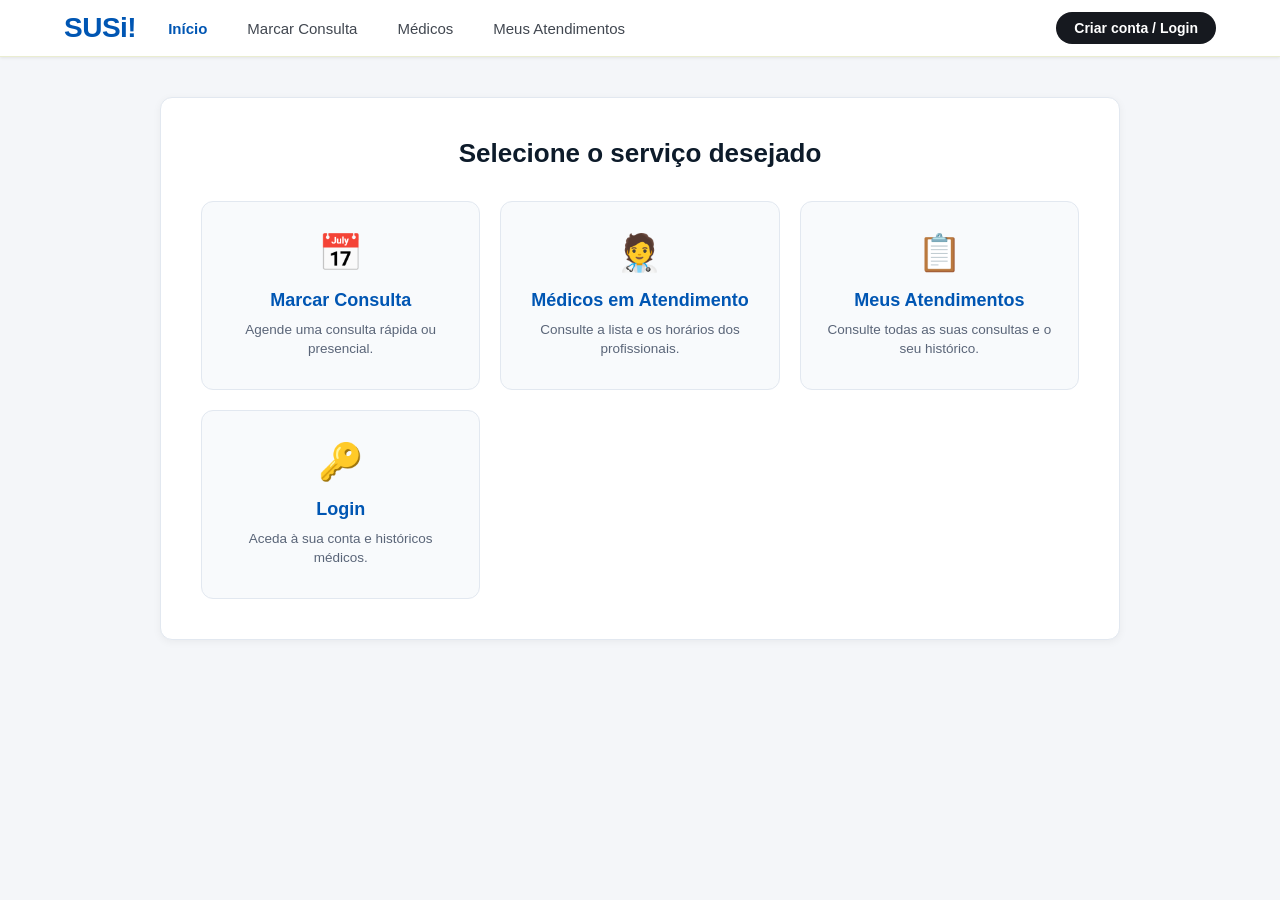
<file: index.html>
<!DOCTYPE html>
<html lang="pt-BR">
<head>
    <meta charset="UTF-8">
    <meta name="viewport" content="width=device-width, initial-scale=1.0">
    <title>SUSI - Sistema Unifica de Saúde Inteligente</title>
    <link rel="stylesheet" href="style.css">
    <link rel="icon" href="Favicon-Susi.jfif">
    <style>
        /* Preservação exata do design e layout da imagem */
        body {
            background-color: #f4f6f9;
            margin: 0;
            padding: 0;
            font-family: -apple-system, BlinkMacSystemFont, "Segoe UI", Roboto, Arial, sans-serif;
        }

        .container-principal {
            max-width: 960px;
            margin: 40px auto;
            padding: 40px;
            background-color: #ffffff;
            border-radius: 12px;
            box-shadow: 0 2px 8px rgba(0, 0, 0, 0.05);
            border: 1px solid #e2e8f0;
        }

        .titulo-secao {
            text-align: center;
            font-size: 26px;
            font-weight: 800;
            color: #0d1b2a;
            margin-bottom: 32px;
        }

        .grid-servicos {
            display: grid;
            grid-template-columns: repeat(3, 1fr);
            gap: 20px;
        }

        @media (max-width: 768px) {
            .grid-servicos {
                grid-template-columns: 1fr;
            }
        }

        .card-servico {
            background-color: #f8fafc;
            border: 1px solid #e2e8f0;
            border-radius: 12px;
            padding: 30px 20px;
            text-align: center;
            text-decoration: none;
            display: flex;
            flex-direction: column;
            align-items: center;
            justify-content: flex-start;
            transition: all 0.2s ease-in-out;
        }

        .card-servico:hover {
            border-color: #0056b3;
            background-color: #f0f7ff;
            transform: translateY(-2px);
        }

        .icone-servico {
            font-size: 36px;
            margin-bottom: 16px;
            display: block;
        }

        .card-servico h3 {
            font-size: 18px;
            color: #0056b3;
            font-weight: 700;
            margin: 0 0 10px 0;
        }

        .card-servico p {
            font-size: 13.5px;
            color: #5a6578;
            margin: 0;
            line-height: 1.4;
        }
    </style>
</head>
<body>

    <!-- BARRA SUPERIOR DE NAVEGAÇÃO -->
    <header class="aws-navbar">
        <div class="aws-nav-container">
            <div class="aws-nav-left">
                <a href="index.html" class="aws-logo">
                    <span class="logo-susi">SUSi!</span>
                </a>
                <nav class="aws-nav-links">
                    <a href="index.html" class="ativo">Início</a>
                    <a href="marcar-consulta.html">Marcar Consulta</a>
                    <a href="medicos.html">Médicos</a>
                    <a href="meus-atendimentos.html">Meus Atendimentos</a>
                </nav>
            </div>
            <div class="aws-nav-right">
                <a href="login.html" class="aws-btn-login">Criar conta / Login</a>
            </div>
        </div>
    </header>

    <!-- CONTENTOR EM CARTÃO BRANCO DA IMAGEM -->
    <main class="container-principal">

        <h1 class="titulo-secao">Selecione o serviço desejado</h1>

        <div class="grid-servicos">
            
            <!-- CARD 1: MARCAR CONSULTA -->
            <a href="marcar-consulta.html" class="card-servico">
                <span class="icone-servico">📅</span>
                <h3>Marcar Consulta</h3>
                <p>Agende uma consulta rápida ou presencial.</p>
            </a>

            <!-- CARD 2: MÉDICOS EM ATENDIMENTO -->
            <a href="medicos.html" class="card-servico">
                <span class="icone-servico">🧑‍⚕️</span>
                <h3>Médicos em Atendimento</h3>
                <p>Consulte a lista e os horários dos profissionais.</p>
            </a>

            <!-- CARD 3: MEUS ATENDIMENTOS (Substitui Central de Atendimento) -->
            <a href="meus-atendimentos.html" class="card-servico">
                <span class="icone-servico">📋</span>
                <h3>Meus Atendimentos</h3>
                <p>Consulte todas as suas consultas e o seu histórico.</p>
            </a>

            <!-- CARD 4: LOGIN -->
            <a href="login.html" class="card-servico">
                <span class="icone-servico">🔑</span>
                <h3>Login</h3>
                <p>Aceda à sua conta e históricos médicos.</p>
            </a>

        </div>

    </main>

</body>
</html>
</file>
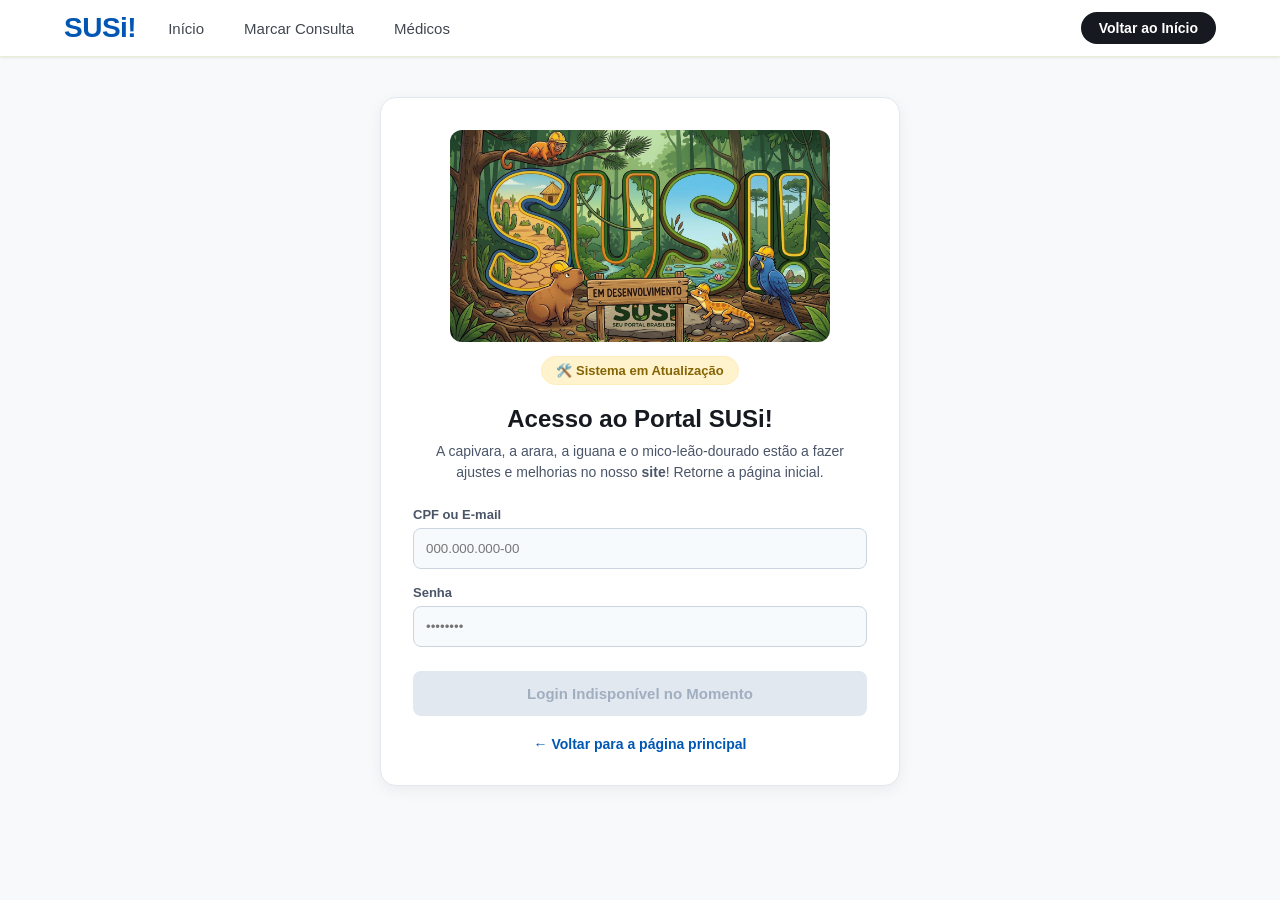
<file: login.html>
<!DOCTYPE html>
<html lang="pt-BR">
<head>
    <meta charset="UTF-8">
    <meta name="viewport" content="width=device-width, initial-scale=1.0">
    <title>SUSI! - Login</title>
    <link rel="stylesheet" href="style.css">
    <link rel="icon" href="Favicon-Susi.jfif">
</head>
<body>

    <!-- NAVBAR PADRÃO -->
    <header class="aws-navbar">
        <div class="aws-nav-container">
            <div class="aws-nav-left">
                <a href="index.html" class="aws-logo">
                    <span class="logo-susi">SUSi!</span>
                </a>
                <nav class="aws-nav-links">
                    <a href="index.html">Início</a>
                    <a href="marcar-consulta.html">Marcar Consulta</a>
                    <a href="medicos.html">Médicos</a>
                </nav>
            </div>
            <div class="aws-nav-right">
                <a href="index.html" class="aws-btn-login">Voltar ao Início</a>
            </div>
        </div>
    </header>

    <!-- CONTEÚDO DE LOGIN / MANUTENÇÃO -->
    <main class="main-container">
        <div class="login-box">
            
            <!-- ÁREA DA ILUSTRAÇÃO DOS ANIMAIS EM REFORMA -->
            <div class="reforma-container">
                <img src="Em obras.jfif" alt="Animais do SUSi fazendo reforma no servidor" class="img-reforma">
                <div class="tag-status">🛠️ Sistema em Atualização</div>
            </div>

            <h2>Acesso ao Portal SUSi!</h2>
            <p class="mensagem-reforma">
                A capivara, a arara, a iguana e o mico-leão-dourado estão a fazer ajustes e melhorias no nosso <strong>site</strong>! Retorne a página inicial.
            </p>

            <!-- FORMULÁRIO TEMPORARIAMENTE DESATIVADO -->
            <form class="form-login" onsubmit="return false;">
                <div class="campo-input">
                    <label for="cpf">CPF ou E-mail</label>
                    <input type="text" id="cpf" placeholder="000.000.000-00" disabled>
                </div>

                <div class="campo-input">
                    <label for="senha">Senha</label>
                    <input type="password" id="senha" placeholder="••••••••" disabled>
                </div>

                <button type="button" class="btn-login-disabled" disabled>
                    Login Indisponível no Momento
                </button>
            </form>

            <a href="index.html" class="link-voltar">← Voltar para a página principal</a>
        </div>
    </main>

</body>
</html>
</file>
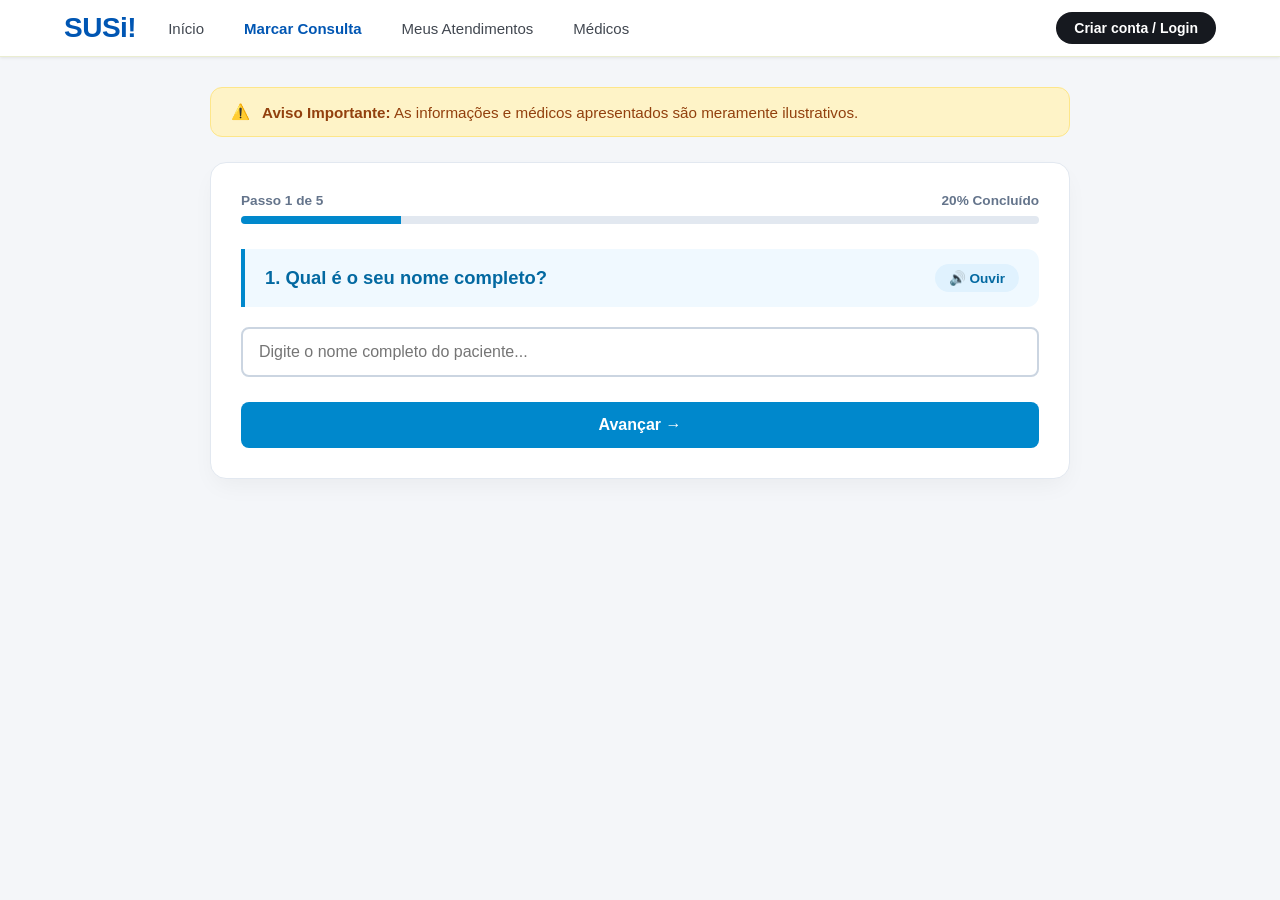
<file: marcar-consulta.html>
<!DOCTYPE html>
<html lang="pt-BR">
<head>
    <meta charset="UTF-8">
    <meta name="viewport" content="width=device-width, initial-scale=1.0">
    <title>Marcar Consulta - SUSi!</title>
    <link rel="stylesheet" href="style.css">
    <link rel="icon" href="Favicon-Susi.jfif">
    <style>
        body {
            background-color: #f4f6f9;
            margin: 0;
            padding: 0;
            font-family: -apple-system, BlinkMacSystemFont, "Segoe UI", Roboto, Arial, sans-serif;
        }

        .main-container {
            max-width: 900px;
            margin: 30px auto;
            padding: 0 20px;
        }

        .aviso-ilustrativo {
            background-color: #fef3c7;
            border: 1px solid #fde68a;
            color: #92400e;
            padding: 15px 20px;
            border-radius: 12px;
            display: flex;
            align-items: center;
            gap: 12px;
            margin-bottom: 25px;
            font-size: 0.95rem;
        }

        .card-passos {
            background: #ffffff;
            border-radius: 16px;
            padding: 30px;
            box-shadow: 0 10px 25px -5px rgba(0,0,0,0.05);
            border: 1px solid #e2e8f0;
        }

        .progresso-header {
            display: flex;
            justify-content: space-between;
            font-size: 0.85rem;
            color: #64748b;
            font-weight: 600;
            margin-bottom: 8px;
        }

        .barra-progresso-fundo {
            background: #e2e8f0;
            height: 8px;
            border-radius: 4px;
            margin-bottom: 25px;
            overflow: hidden;
        }

        .barra-progresso-preenchimento {
            background: #0088cc;
            height: 100%;
            width: 20%;
            transition: width 0.3s ease;
        }

        .caixa-pergunta {
            background: #f0f9ff;
            border-left: 4px solid #0088cc;
            padding: 15px 20px;
            border-radius: 0 12px 12px 0;
            display: flex;
            justify-content: space-between;
            align-items: center;
            margin-bottom: 20px;
        }

        .caixa-pergunta h3 {
            margin: 0;
            color: #0369a1;
            font-size: 1.15rem;
        }

        .btn-ouvir {
            background: #e0f2fe;
            border: none;
            color: #0369a1;
            padding: 6px 14px;
            border-radius: 20px;
            cursor: pointer;
            font-weight: bold;
            font-size: 0.85rem;
            display: flex;
            align-items: center;
            gap: 5px;
        }

        .campo-entrada {
            width: 100%;
            padding: 14px 16px;
            border: 2px solid #cbd5e1;
            border-radius: 8px;
            font-size: 1rem;
            box-sizing: border-box;
            outline: none;
            margin-bottom: 25px;
            background-color: #fff;
        }

        .campo-entrada:focus {
            border-color: #0088cc;
        }

        .grid-opcoes-botoes {
            display: grid;
            grid-template-columns: repeat(3, 1fr);
            gap: 15px;
            margin-bottom: 25px;
        }

        @media (max-width: 650px) {
            .grid-opcoes-botoes {
                grid-template-columns: 1fr;
            }
        }

        .btn-opcao-tipo {
            background-color: #f8fafc;
            border: 2px solid #cbd5e1;
            border-radius: 12px;
            padding: 18px 15px;
            font-size: 0.95rem;
            font-weight: 600;
            color: #334155;
            cursor: pointer;
            text-align: center;
            transition: all 0.2s ease;
            display: flex;
            align-items: center;
            justify-content: center;
            gap: 8px;
        }

        .btn-opcao-tipo:hover {
            border-color: #0088cc;
            background-color: #f0f9ff;
            color: #0369a1;
        }

        .btn-opcao-tipo.selecionado {
            border-color: #0088cc;
            background-color: #e0f2fe;
            color: #0369a1;
            box-shadow: 0 0 0 3px rgba(0, 136, 204, 0.2);
        }

        .box-alergias {
            background-color: #f8fafc;
            border: 1px solid #e2e8f0;
            border-radius: 12px;
            padding: 20px;
            margin-bottom: 20px;
        }

        .checkbox-group {
            display: grid;
            grid-template-columns: repeat(auto-fit, minmax(200px, 1fr));
            gap: 12px;
            margin-top: 10px;
        }

        .checkbox-item {
            display: flex;
            align-items: center;
            gap: 8px;
            font-size: 0.95rem;
            color: #334155;
            cursor: pointer;
        }

        .checkbox-item input {
            width: 18px;
            height: 18px;
            accent-color: #0088cc;
            cursor: pointer;
        }

        .bloco-temperatura {
            display: none;
            background-color: #fff7ed;
            border: 1px solid #ffedd5;
            padding: 15px;
            border-radius: 8px;
            margin-top: -10px;
            margin-bottom: 25px;
        }

        .grid-medicos {
            display: grid;
            grid-template-columns: repeat(auto-fill, minmax(240px, 1fr));
            gap: 20px;
            margin-bottom: 25px;
        }

        .card-medico {
            background: #ffffff;
            border: 2px solid #e2e8f0;
            border-radius: 16px;
            padding: 20px 15px;
            text-align: center;
            cursor: pointer;
            transition: all 0.2s ease;
            display: flex;
            flex-direction: column;
            align-items: center;
        }

        .card-medico:hover {
            border-color: #0088cc;
            transform: translateY(-2px);
            box-shadow: 0 4px 12px rgba(0,0,0,0.05);
        }

        .card-medico.selecionado {
            border-color: #0088cc;
            background-color: #f0f9ff;
            box-shadow: 0 0 0 3px rgba(0, 136, 204, 0.25);
        }

        .card-medico img {
            width: 100px;
            height: 100px;
            border-radius: 50%;
            object-fit: cover;
            border: 3px solid #0088cc;
            margin-bottom: 12px;
        }

        .card-medico h4 {
            margin: 0 0 6px 0;
            color: #1e293b;
            font-size: 1.1rem;
        }

        .badge-especialidade {
            background: #e0f2fe;
            color: #0284c7;
            font-size: 0.8rem;
            font-weight: 600;
            padding: 4px 12px;
            border-radius: 20px;
            margin-bottom: 10px;
        }

        .badge-status {
            background: #dcfce7;
            color: #166534;
            font-size: 0.8rem;
            font-weight: 600;
            padding: 4px 12px;
            border-radius: 12px;
            margin-bottom: 10px;
            display: inline-flex;
            align-items: center;
            gap: 4px;
        }

        .info-detalhe {
            font-size: 0.82rem;
            color: #64748b;
            margin-bottom: 4px;
        }

        .btn-selecionar-medico {
            width: 100%;
            margin-top: 15px;
            padding: 10px;
            background: #0088cc;
            color: white;
            border: none;
            border-radius: 8px;
            font-size: 0.95rem;
            font-weight: bold;
            cursor: pointer;
            transition: background 0.2s;
        }

        .card-medico.selecionado .btn-selecionar-medico {
            background: #0369a1;
        }

        .botoes-container {
            display: flex;
            gap: 15px;
        }

        .btn-avancar, .btn-voltar {
            padding: 14px;
            border-radius: 8px;
            font-size: 1rem;
            font-weight: bold;
            cursor: pointer;
            border: none;
            transition: background 0.2s;
        }

        .btn-avancar {
            flex: 2;
            background: #0088cc;
            color: white;
        }

        .btn-avancar:hover {
            background: #0077b5;
        }

        .btn-voltar {
            flex: 1;
            background: #e2e8f0;
            color: #475569;
        }

        .btn-voltar:hover {
            background: #cbd5e1;
        }

        .passo-conteudo {
            display: none;
        }

        .passo-conteudo.ativo {
            display: block;
        }

        /* --- MODAL CONFIRMAÇÃO --- */
        .modal-overlay {
            display: none;
            position: fixed;
            top: 0;
            left: 0;
            width: 100vw;
            height: 100vh;
            background-color: rgba(0, 0, 0, 0.45);
            backdrop-filter: blur(2px);
            z-index: 99999;
            align-items: center;
            justify-content: center;
        }

        .modal-card {
            background: #ffffff;
            border-radius: 24px;
            padding: 36px 32px 32px;
            max-width: 440px;
            width: 90%;
            text-align: center;
            box-shadow: 0 20px 30px rgba(0, 0, 0, 0.15);
            animation: fadeInModal 0.2s ease-out;
        }

        @keyframes fadeInModal {
            from {
                transform: scale(0.92);
                opacity: 0;
            }
            to {
                transform: scale(1);
                opacity: 1;
            }
        }

        .modal-icone {
            font-size: 54px;
            margin-bottom: 16px;
            display: block;
            line-height: 1;
        }

        .modal-titulo {
            font-size: 1.45rem;
            font-weight: 700;
            color: #1e293b;
            margin: 0 0 10px 0;
        }

        .modal-subtitulo {
            font-size: 0.95rem;
            color: #64748b;
            margin: 0 0 28px 0;
            line-height: 1.45;
        }

        .modal-botoes {
            display: flex;
            gap: 12px;
        }

        .btn-modal-voltar {
            flex: 1;
            padding: 12px;
            border-radius: 12px;
            border: none;
            background-color: #f1f5f9;
            color: #475569;
            font-size: 0.95rem;
            font-weight: 700;
            cursor: pointer;
            transition: background 0.2s;
        }

        .btn-modal-voltar:hover {
            background-color: #e2e8f0;
        }

        .btn-modal-confirmar {
            flex: 1.2;
            padding: 12px;
            border-radius: 12px;
            border: none;
            background-color: #0088cc;
            color: #ffffff;
            font-size: 0.95rem;
            font-weight: 700;
            cursor: pointer;
            transition: background 0.2s;
        }

        .btn-modal-confirmar:hover {
            background-color: #0077b5;
        }

        /* CARD DE SUCESSO / CONSULTA MARCADA */
        .modal-sucesso-conteudo {
            display: none;
            text-align: center;
        }

        .icone-sucesso {
            font-size: 60px;
            color: #16a34a;
            margin-bottom: 15px;
            display: block;
        }
    </style>
</head>
<body>

    <header class="aws-navbar">
        <div class="aws-nav-container">
            <div class="aws-nav-left">
                <a href="index.html" class="aws-logo">
                    <span class="logo-susi">SUSi!</span>
                </a>
                <nav class="aws-nav-links">
                    <a href="index.html">Início</a>
                    <a href="marcar-consulta.html" class="ativo">Marcar Consulta</a>
                    <a href="meus-atendimentos.html">Meus Atendimentos</a>
                    <a href="medicos.html">Médicos</a>
                </nav>
            </div>
            <div class="aws-nav-right">
                <a href="login.html" class="aws-btn-login">Criar conta / Login</a>
            </div>
        </div>
    </header>

    <main class="main-container">

        <div class="aviso-ilustrativo">
            <span>⚠️</span>
            <div><strong>Aviso Importante:</strong> As informações e médicos apresentados são meramente ilustrativos.</div>
        </div>

        <div class="card-passos">
            <div class="progresso-header">
                <span id="texto-passo">Passo 1 de 5</span>
                <span id="texto-porcentagem">20% Concluído</span>
            </div>
            <div class="barra-progresso-fundo">
                <div id="barra-progresso" class="barra-progresso-preenchimento"></div>
            </div>

            <!-- PASSO 1: NOME -->
            <div id="passo-1" class="passo-conteudo ativo">
                <div class="caixa-pergunta">
                    <h3>1. Qual é o seu nome completo?</h3>
                    <button class="btn-ouvir" onclick="falarTexto('Qual é o seu nome completo?')">🔊 Ouvir</button>
                </div>
                <input type="text" id="input-nome" class="campo-entrada" placeholder="Digite o nome completo do paciente...">
            </div>

            <!-- PASSO 2: IDADE -->
            <div id="passo-2" class="passo-conteudo">
                <div class="caixa-pergunta">
                    <h3>2. Qual é a sua idade?</h3>
                    <button class="btn-ouvir" onclick="falarTexto('Qual é a sua idade?')">🔊 Ouvir</button>
                </div>
                <input type="number" id="input-idade" class="campo-entrada" placeholder="Ex: 28" min="0" max="120">
            </div>

            <!-- PASSO 3: TIPO DE CONSULTA -->
            <div id="passo-3" class="passo-conteudo">
                <div class="caixa-pergunta">
                    <h3>3. Qual é o tipo de consulta?</h3>
                    <button class="btn-ouvir" onclick="falarTexto('Qual é o tipo de consulta?')">🔊 Ouvir</button>
                </div>
                <div class="grid-opcoes-botoes">
                    <button type="button" class="btn-opcao-tipo" onclick="selecionarTipo('CHECAPE', this)">
                        <span>🩺</span> Checape / Consulta Geral
                    </button>
                    <button type="button" class="btn-opcao-tipo" onclick="selecionarTipo('DENTISTA', this)">
                        <span>🦷</span> Dentista
                    </button>
                    <button type="button" class="btn-opcao-tipo" onclick="selecionarTipo('VACINA', this)">
                        <span>💉</span> Vacinação
                    </button>
                </div>
            </div>

            <!-- PASSO 4: DINÂMICO CONFORME O TIPO SELECIONADO -->
            <div id="passo-4" class="passo-conteudo">
                <div class="caixa-pergunta">
                    <h3 id="titulo-passo-4">4. Qual o motivo ou sintoma principal?</h3>
                    <button class="btn-ouvir" onclick="falarTexto(document.getElementById('titulo-passo-4').innerText)">🔊 Ouvir</button>
                </div>

                <!-- OPÇÃO A: GERAL (CHECAPE) -->
                <div id="conteudo-passo-geral">
                    <input type="text" id="input-motivo" class="campo-entrada" placeholder="Ex: Dor de cabeça, febre, indisposição..." oninput="verificarSintomaFebre(this.value)">

                    <div id="bloco-temperatura" class="bloco-temperatura">
                        <label for="input-temperatura" style="display: block; font-weight: bold; color: #c2410c; margin-bottom: 8px;">
                            🌡️ Qual é a temperatura atual (°C)?
                        </label>
                        <input type="number" step="0.1" id="input-temperatura" class="campo-entrada" placeholder="Ex: 38.5" style="margin-bottom: 0;">
                    </div>
                </div>

                <!-- OPÇÃO B: DENTISTA -->
                <div id="conteudo-passo-dentista" style="display: none;">
                    <div class="grid-opcoes-botoes">
                        <button type="button" class="btn-opcao-tipo btn-submotivo-dentista" onclick="selecionarSubmotivoDentista('Checape Geral e Limpeza', this)">
                            <span>🪥</span> Checape Geral / Limpeza
                        </button>
                        <button type="button" class="btn-opcao-tipo btn-submotivo-dentista" onclick="selecionarSubmotivoDentista('Manutenção ou Colocação de Aparelho', this)">
                            <span>😬</span> Manutenção / Aparelho
                        </button>
                        <button type="button" class="btn-opcao-tipo btn-submotivo-dentista" onclick="selecionarSubmotivoDentista('Cirurgia ou Extração', this)">
                            <span>💉</span> Cirurgia / Extração
                        </button>
                    </div>
                </div>

                <!-- OPÇÃO C: VACINA -->
                <div id="conteudo-passo-vacina" style="display: none;">
                    <div class="box-alergias">
                        <strong>Possui alguma alergia ou comorbidade conhecida?</strong>
                        <div class="checkbox-group">
                            <label class="checkbox-item">
                                <input type="checkbox" value="Alergia a Ovo" onchange="atualizarOpcoesVacinas()"> Alergia grave a Ovo
                            </label>
                            <label class="checkbox-item">
                                <input type="checkbox" value="Imunossuprimido" onchange="atualizarOpcoesVacinas()"> Imunossupressão / Tratamento Especial
                            </label>
                            <label class="checkbox-item">
                                <input type="checkbox" value="Gestante" onchange="atualizarOpcoesVacinas()"> Gestante
                            </label>
                        </div>
                    </div>

                    <label style="display: block; font-weight: bold; color: #334155; margin-bottom: 10px;">Vacinas Disponíveis Recomendadas:</label>
                    <div id="container-vacinas-dinamicas" class="grid-opcoes-botoes">
                        <!-- Gerado via JS -->
                    </div>
                </div>
            </div>

            <!-- PASSO 5: MÉDICO / PROFISSIONAL -->
            <div id="passo-5" class="passo-conteudo">
                <div class="caixa-pergunta">
                    <h3>5. Qual o médico ou profissional desejado?</h3>
                    <button class="btn-ouvir" onclick="falarTexto('Qual o médico ou profissional desejado?')">🔊 Ouvir</button>
                </div>
                <div id="grid-medicos" class="grid-medicos">
                    <p style="color: #64748b; text-align: center; grid-column: 1/-1;">Por favor, selecione o tipo de consulta no Passo 3 primeiro.</p>
                </div>
            </div>

            <div class="botoes-container">
                <button id="btn-voltar" class="btn-voltar" onclick="mudarPasso(-1)" style="display: none;">← Voltar</button>
                <button id="btn-avancar" class="btn-avancar" onclick="mudarPasso(1)">Avançar →</button>
            </div>
        </div>

    </main>

    <!-- MODAL CONFIRMAÇÃO & MENSAGEM DE SUCESSO -->
    <div id="modal-confirmacao" class="modal-overlay">
        <div class="modal-card">
            
            <!-- ETAPA 1: PERGUNTA -->
            <div id="modal-pergunta-conteudo">
                <span class="modal-icone">📅</span>
                <h2 class="modal-titulo">Marcar Consulta</h2>
                <p class="modal-subtitulo">Tem a certeza de que deseja realizar este agendamento?</p>
                <div class="modal-botoes">
                    <button type="button" class="btn-modal-voltar" onclick="fecharModal()">Voltar</button>
                    <button type="button" class="btn-modal-confirmar" onclick="salvarAtendimento()">Sim, Confirmar</button>
                </div>
            </div>

            <!-- ETAPA 2: MENSAGEM DE SUCESSO -->
            <div id="modal-sucesso-conteudo" class="modal-sucesso-conteudo">
                <span class="icone-sucesso">✅</span>
                <h2 class="modal-titulo" style="color: #16a34a;">Consulta marcada com sucesso!</h2>
                <p class="modal-subtitulo">Seu agendamento foi registrado no sistema. Redirecionando para Seus Atendimentos...</p>
            </div>

        </div>
    </div>

    <script>
        let passoAtual = 1;
        const totalPassos = 5;
        let tipoSelecionado = "";
        let submotivoSelecionado = "";
        let medicoSelecionado = "";

        const medicosPorTipo = {
            'CHECAPE': [
                { nome: "Dra. Ana Silva", especialidade: "Clínica Geral (PB)", status: "Presente no posto", registro: "CRM-PB 9841", horario: "08:00 - 12:00", foto: "https://images.unsplash.com/photo-1559839734-2b71ea197ec2?w=300" },
                { nome: "Dra. Beatriz Costa", especialidade: "Clínica Geral (PB)", status: "Presente no posto", registro: "CRM-PB 5521", horario: "13:00 - 17:00", foto: "https://images.unsplash.com/photo-1594824813566-7885a3961cd2?w=300" },
                { nome: "Dr. Carlos Souza", especialidade: "Clínica Geral (RN)", status: "Presente no posto", registro: "CRM-RN 3312", horario: "08:00 - 14:00", foto: "https://images.unsplash.com/photo-1622253692010-333f2da6031d?w=300" }
            ],
            'DENTISTA': [
                { nome: "Dr. Roberto Lima", especialidade: "Odontologia (PB)", status: "Presente no posto", registro: "CRO-PB 4310", horario: "09:00 - 15:00", foto: "https://images.unsplash.com/photo-1537368910025-700350fe46c7?w=300" },
                { nome: "Dra. Camila Nogueira", especialidade: "Odontologia (RN)", status: "Presente no posto", registro: "CRO-RN 6120", horario: "13:00 - 18:00", foto: "https://images.unsplash.com/photo-1594824813566-7885a3961cd2?w=300" }
            ],
            'VACINA': [
                { nome: "Enfª. Amanda Oliveira", especialidade: "Enfermagem (PB)", status: "Presente no posto", registro: "COREN-PB 49373-ENF", horario: "07:00 - 18:00", foto: "https://images.unsplash.com/photo-1582750433449-648ed127bb54?w=300" },
                { nome: "Enfº. Thiago Cavalcanti", especialidade: "Enfermagem (RN)", status: "Presente no posto", registro: "COREN-RN 10293-ENF", horario: "07:00 - 13:00", foto: "https://images.unsplash.com/photo-1622253692010-333f2da6031d?w=300" }
            ]
        };

        function selecionarTipo(valor, elemento) {
            tipoSelecionado = valor;
            submotivoSelecionado = "";
            medicoSelecionado = "";
            
            document.querySelectorAll('#passo-3 .btn-opcao-tipo').forEach(btn => btn.classList.remove('selecionado'));
            elemento.classList.add('selecionado');
            
            configurarPasso4PorTipo();
            atualizarGridMedicos(valor);
        }

        function configurarPasso4PorTipo() {
            const tituloPasso4 = document.getElementById('titulo-passo-4');
            const divGeral = document.getElementById('conteudo-passo-geral');
            const divDentista = document.getElementById('conteudo-passo-dentista');
            const divVacina = document.getElementById('conteudo-passo-vacina');

            divGeral.style.display = 'none';
            divDentista.style.display = 'none';
            divVacina.style.display = 'none';

            if (tipoSelecionado === 'DENTISTA') {
                tituloPasso4.innerText = "4. Qual o serviço odontológico necessário?";
                divDentista.style.display = 'block';
            } else if (tipoSelecionado === 'VACINA') {
                tituloPasso4.innerText = "4. Escolha a vacina e informe alergias/comorbidades:";
                divVacina.style.display = 'block';
                atualizarOpcoesVacinas();
            } else {
                tituloPasso4.innerText = "4. Qual o motivo ou sintoma principal?";
                divGeral.style.display = 'block';
            }
        }

        function selecionarSubmotivoDentista(motivo, elemento) {
            submotivoSelecionado = motivo;
            document.querySelectorAll('.btn-submotivo-dentista').forEach(btn => btn.classList.remove('selecionado'));
            elemento.classList.add('selecionado');
        }

        function atualizarOpcoesVacinas() {
            const container = document.getElementById('container-vacinas-dinamicas');
            const checkboxes = document.querySelectorAll('#conteudo-passo-vacina input[type="checkbox"]:checked');
            const condicoes = Array.from(checkboxes).map(cb => cb.value);

            let listaVacinas = [
                { nome: "Influenza (Gripe)", segura: true },
                { nome: "Tétano / dT", segura: true },
                { nome: "Hepatite B", segura: true },
                { nome: "Tríplice Viral (Vírus Vivo)", segura: !condicoes.includes("Imunossuprimido") && !condicoes.includes("Gestante") },
                { nome: "Febre Amarela (Vírus Vivo)", segura: !condicoes.includes("Imunossuprimido") && !condicoes.includes("Gestante") && !condicoes.includes("Alergia a Ovo") },
                { nome: "COVID-19 Inativada", segura: true }
            ];

            container.innerHTML = "";
            listaVacinas.forEach(vac => {
                if (vac.segura) {
                    const btn = document.createElement('button');
                    btn.type = 'button';
                    btn.className = 'btn-opcao-tipo btn-vacina-item' + (submotivoSelecionado === vac.nome ? ' selecionado' : '');
                    btn.innerHTML = `<span>💉</span> ${vac.nome}`;
                    btn.onclick = () => {
                        submotivoSelecionado = vac.nome;
                        document.querySelectorAll('.btn-vacina-item').forEach(b => b.classList.remove('selecionado'));
                        btn.classList.add('selecionado');
                    };
                    container.appendChild(btn);
                }
            });
        }

        function atualizarGridMedicos(tipo) {
            const grid = document.getElementById('grid-medicos');
            grid.innerHTML = '';
            if (medicosPorTipo[tipo]) {
                medicosPorTipo[tipo].forEach(medico => {
                    const card = document.createElement('div');
                    card.className = 'card-medico';
                    card.onclick = () => escolherMedico(medico.nome, card);
                    card.innerHTML = `
                        <img src="${medico.foto}" alt="${medico.nome}">
                        <h4>${medico.nome}</h4>
                        <span class="badge-especialidade">${medico.especialidade}</span>
                        <span class="badge-status">🟢 ${medico.status}</span>
                        <div class="info-detalhe">📄 ${medico.registro}</div>
                        <div class="info-detalhe">🕒 Horário: ${medico.horario}</div>
                        <button type="button" class="btn-selecionar-medico">Selecionar Médico</button>
                    `;
                    grid.appendChild(card);
                });
            }
        }

        function escolherMedico(nome, elementoCard) {
            medicoSelecionado = nome;
            document.querySelectorAll('.card-medico').forEach(c => c.classList.remove('selecionado'));
            elementoCard.classList.add('selecionado');
        }

        function verificarSintomaFebre(texto) {
            const blocoTemperatura = document.getElementById('bloco-temperatura');
            if (texto.toLowerCase().includes('febre')) {
                blocoTemperatura.style.display = 'block';
            } else {
                blocoTemperatura.style.display = 'none';
                document.getElementById('input-temperatura').value = '';
            }
        }

        function mudarPasso(direcao) {
            if (direcao === 1) {
                if (passoAtual === 1 && !document.getElementById('input-nome').value.trim()) return alert('Por favor, digite o nome do paciente.');
                if (passoAtual === 2 && !document.getElementById('input-idade').value.trim()) return alert('Por favor, informe a idade.');
                if (passoAtual === 3 && !tipoSelecionado) return alert('Por favor, selecione o tipo de consulta.');
                
                if (passoAtual === 4) {
                    if (tipoSelecionado === 'CHECAPE' && !document.getElementById('input-motivo').value.trim()) {
                        return alert('Por favor, descreva o motivo ou sintoma.');
                    }
                    if ((tipoSelecionado === 'DENTISTA' || tipoSelecionado === 'VACINA') && !submotivoSelecionado) {
                        return alert('Por favor, selecione uma opção antes de avançar.');
                    }
                }

                if (passoAtual === 5 && !medicoSelecionado) return alert('Por favor, selecione um profissional.');
                
                if (passoAtual === totalPassos) {
                    abrirModal();
                    return;
                }
            }

            document.getElementById(`passo-${passoAtual}`).classList.remove('ativo');
            passoAtual += direcao;

            document.getElementById(`passo-${passoAtual}`).classList.add('ativo');
            const porcentagem = (passoAtual / totalPassos) * 100;
            document.getElementById('barra-progresso').style.width = `${porcentagem}%`;
            document.getElementById('texto-passo').innerText = `Passo ${passoAtual} de ${totalPassos}`;
            document.getElementById('texto-porcentagem').innerText = `${porcentagem}% Concluído`;

            document.getElementById('btn-voltar').style.display = passoAtual > 1 ? 'block' : 'none';
            document.getElementById('btn-avancar').innerText = passoAtual === totalPassos ? 'Concluir Agendamento ✔' : 'Avançar →';
        }

        function abrirModal() {
            document.getElementById('modal-pergunta-conteudo').style.display = 'block';
            document.getElementById('modal-sucesso-conteudo').style.display = 'none';
            document.getElementById('modal-confirmacao').style.display = 'flex';
        }

        function fecharModal() {
            document.getElementById('modal-confirmacao').style.display = 'none';
        }

        function obterMotivoFormatado() {
            if (tipoSelecionado === 'DENTISTA' || tipoSelecionado === 'VACINA') {
                return submotivoSelecionado;
            }
            const motivoTexto = document.getElementById('input-motivo').value.trim();
            const tempInput = document.getElementById('input-temperatura').value;
            return tempInput ? `${motivoTexto} (Temperatura: ${tempInput}°C)` : motivoTexto;
        }

        function calcularNivelUrgencia(idade, motivo) {
            const tempInput = document.getElementById('input-temperatura').value;
            const tempVal = parseFloat(tempInput);
            const idadeVal = parseInt(idade, 10);
            const motivoLower = motivo.toLowerCase();

            if ((tempVal && tempVal >= 38.5) || idadeVal <= 12 || idadeVal >= 60 || motivoLower.includes('dor forte') || motivoLower.includes('cirurgia')) {
                return 3; 
            }
            if ((tempVal && tempVal >= 37.5) || motivoLower.includes('febre') || motivoLower.includes('dor')) {
                return 2; 
            }
            return 1; 
        }

        function salvarAtendimento() {
            const nome = document.getElementById('input-nome').value.trim();
            const idade = document.getElementById('input-idade').value.trim();
            const motivoFinal = obterMotivoFormatado();
            const urgenciaNivel = calcularNivelUrgencia(idade, motivoFinal);

            const novoAtendimento = {
                id: Date.now(),
                nome: nome,
                idade: idade,
                tipo: tipoSelecionado,
                motivo: motivoFinal,
                medico: medicoSelecionado,
                dataHora: new Date().toLocaleString('pt-BR'),
                urgencia: urgenciaNivel,
                status: 'Aguardando'
            };

            const salvas = localStorage.getItem('susi_consultas');
            const consultas = salvas ? JSON.parse(salvas) : [];
            consultas.push(novoAtendimento);
            localStorage.setItem('susi_consultas', JSON.stringify(consultas));

            // EXIBIR A MENSAGEM DE SUCESSO
            document.getElementById('modal-pergunta-conteudo').style.display = 'none';
            document.getElementById('modal-sucesso-conteudo').style.display = 'block';

            // REDIRECIONAR APÓS 1.8 SEGUNDOS
            setTimeout(() => {
                fecharModal();
                window.location.href = 'meus-atendimentos.html';
            }, 1800);
        }

        function falarTexto(texto) {
            if ('speechSynthesis' in window) {
                window.speechSynthesis.cancel();
                const utterance = new SpeechSynthesisUtterance(texto);
                utterance.lang = 'pt-BR';
                window.speechSynthesis.speak(utterance);
            }
        }
    </script>
</body>
</html>
</file>
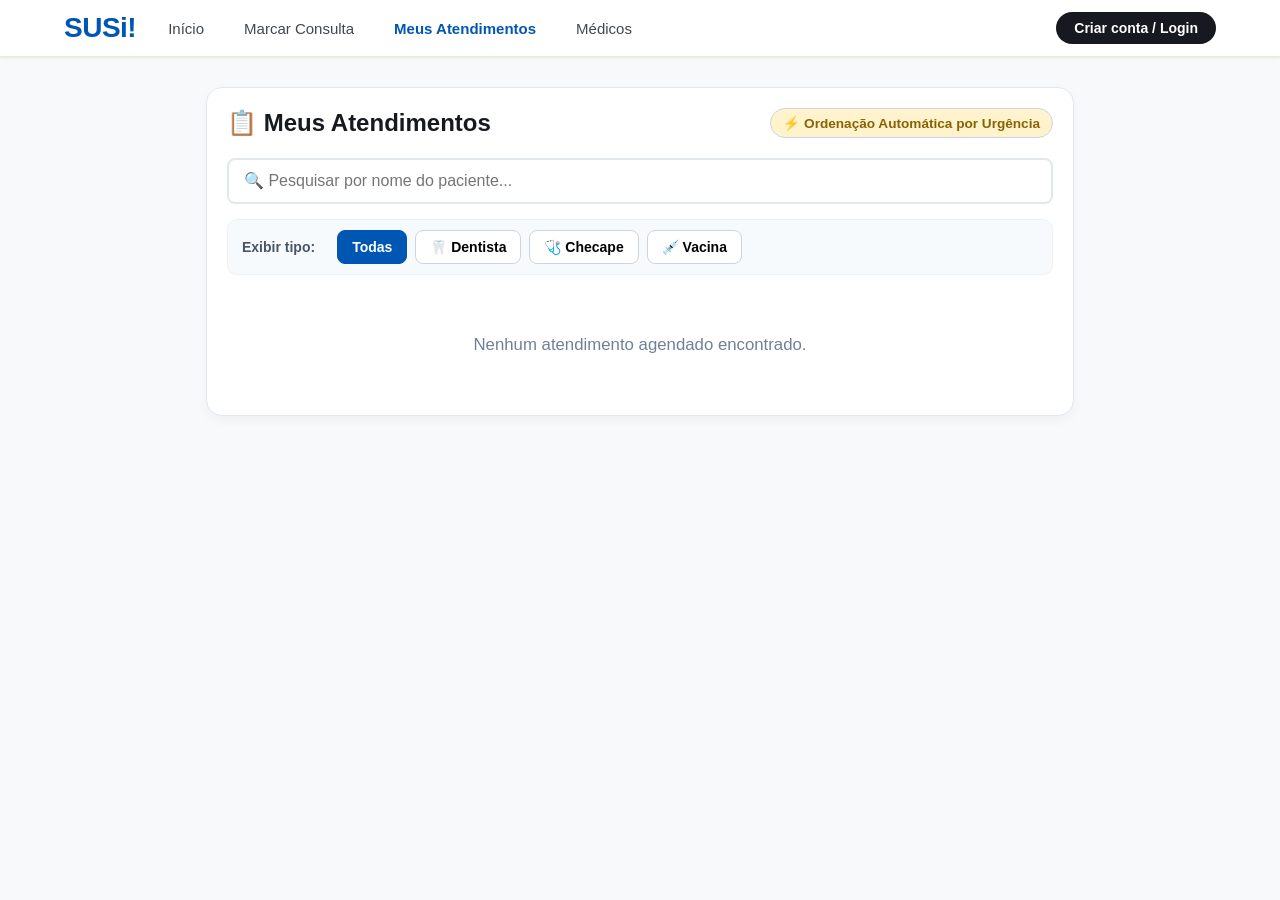
<file: meus-atendimentos.html>
<!DOCTYPE html>
<html lang="pt-BR">
<head>
    <meta charset="UTF-8">
    <meta name="viewport" content="width=device-width, initial-scale=1.0">
    <title>SUSI! - Meus Atendimentos</title>
    <link rel="stylesheet" href="style.css">
    <link rel="icon" href="Favicon-Susi.jfif">
    <style>
        .grid-consultas {
            display: grid;
            grid-template-columns: 1fr;
            gap: 15px;
            margin-top: 20px;
        }

        .card-consulta {
            background: #ffffff;
            border-radius: 12px;
            padding: 18px;
            box-shadow: 0 4px 12px rgba(0,0,0,0.06);
            border-left: 6px solid #ccc;
            transition: transform 0.2s;
        }

        .card-consulta:hover {
            transform: translateY(-2px);
        }

        /* NÍVEIS DE URGÊNCIA */
        .p-4 { border-left-color: #991b1b; background-color: #fff5f5; } /* Emergência Grave (Topo) */
        .p-3 { border-left-color: #dc3545; }
        .p-2 { border-left-color: #ffc107; }
        .p-1 { border-left-color: #28a745; }

        .consulta-header {
            display: flex;
            justify-content: space-between;
            align-items: center;
            margin-bottom: 12px;
            border-bottom: 1px solid #eee;
            padding-bottom: 8px;
        }

        .consulta-paciente {
            font-size: 1.1rem;
            font-weight: bold;
            color: #2c3e50;
            display: flex;
            align-items: center;
            gap: 8px;
        }

        .consulta-badges {
            display: flex;
            align-items: center;
            gap: 6px;
        }

        .consulta-tag {
            padding: 4px 10px;
            border-radius: 20px;
            font-size: 0.85rem;
            font-weight: bold;
            display: inline-flex;
            align-items: center;
            gap: 4px;
        }

        .tag-4 { background-color: #fef2f2; color: #991b1b; border: 1px solid #fca5a5; }
        .tag-3 { background-color: #fde8e8; color: #dc3545; }
        .tag-2 { background-color: #fff8e1; color: #b78103; }
        .tag-1 { background-color: #e8f5e9; color: #28a745; }

        .tag-simbolo-prioridade {
            background-color: #e0f2fe;
            color: #0369a1;
            border: 1px solid #bae6fd;
            padding: 4px 10px;
            border-radius: 20px;
            font-size: 0.85rem;
            font-weight: bold;
        }

        .consulta-detalhe {
            margin: 6px 0;
            color: #4a5568;
            font-size: 0.95rem;
        }

        .consulta-acoes {
            display: flex;
            gap: 10px;
            margin-top: 15px;
            padding-top: 10px;
            border-top: 1px dashed #eee;
        }

        .btn-ouvir-card, .btn-cancelar-card {
            padding: 8px 14px;
            border-radius: 6px;
            border: none;
            cursor: pointer;
            font-weight: 600;
            font-size: 0.85rem;
        }

        .btn-ouvir-card {
            background-color: #eef2ff;
            color: #4f46e5;
        }

        .btn-cancelar-card {
            background-color: #fef2f2;
            color: #dc2626;
            margin-left: auto;
        }

        .campo-pesquisa-busca {
            width: 100%;
            padding: 12px 15px;
            border: 2px solid #e2e8f0;
            border-radius: 8px;
            font-size: 1rem;
            margin-bottom: 15px;
            box-sizing: border-box;
            outline: none;
        }

        .campo-pesquisa-busca:focus {
            border-color: #0056b3;
        }

        .mensagem-vazia {
            text-align: center;
            padding: 40px 20px;
            color: #718096;
            font-size: 1.05rem;
        }

        /* --- ESTILOS DO MODAL PERSONALIZADO --- */
        .modal-overlay {
            position: fixed;
            top: 0;
            left: 0;
            width: 100%;
            height: 100%;
            background: rgba(0, 0, 0, 0.5);
            display: flex;
            justify-content: center;
            align-items: center;
            z-index: 1000;
            opacity: 0;
            visibility: hidden;
            transition: opacity 0.3s ease, visibility 0.3s ease;
        }

        .modal-overlay.ativo {
            opacity: 1;
            visibility: visible;
        }

        .modal-caixa {
            background: #ffffff;
            border-radius: 16px;
            padding: 24px;
            max-width: 400px;
            width: 90%;
            box-shadow: 0 20px 25px -5px rgba(0, 0, 0, 0.1), 0 10px 10px -5px rgba(0, 0, 0, 0.04);
            text-align: center;
            transform: scale(0.9);
            transition: transform 0.3s ease;
        }

        .modal-overlay.ativo .modal-caixa {
            transform: scale(1);
        }

        .modal-icone {
            font-size: 3rem;
            margin-bottom: 10px;
        }

        .modal-titulo {
            font-size: 1.25rem;
            font-weight: bold;
            color: #1e293b;
            margin-bottom: 8px;
        }

        .modal-texto {
            font-size: 0.95rem;
            color: #64748b;
            margin-bottom: 20px;
        }

        .modal-botoes {
            display: flex;
            gap: 12px;
            justify-content: center;
        }

        .btn-modal {
            padding: 10px 20px;
            border-radius: 8px;
            border: none;
            font-weight: bold;
            cursor: pointer;
            flex: 1;
        }

        .btn-modal-cancelar {
            background: #f1f5f9;
            color: #475569;
        }

        .btn-modal-confirmar {
            background: #dc2626;
            color: #ffffff;
        }

        /* BANNER DE NOTIFICAÇÃO FLUTUANTE (TOAST) */
        .toast-notificacao {
            position: fixed;
            bottom: 20px;
            right: 20px;
            background: #10b981;
            color: white;
            padding: 12px 20px;
            border-radius: 8px;
            box-shadow: 0 4px 12px rgba(0,0,0,0.15);
            font-weight: bold;
            transform: translateY(100px);
            opacity: 0;
            transition: all 0.3s ease;
            z-index: 1100;
        }

        .toast-notificacao.visivel {
            transform: translateY(0);
            opacity: 1;
        }
    </style>
</head>
<body>

    <header class="aws-navbar">
        <div class="aws-nav-container">
            <div class="aws-nav-left">
                <a href="index.html" class="aws-logo">
                    <span class="logo-susi">SUSi!</span>
                </a>
                <nav class="aws-nav-links">
                    <a href="index.html">Início</a>
                    <a href="marcar-consulta.html">Marcar Consulta</a>
                    <a href="meus-atendimentos.html" class="ativo">Meus Atendimentos</a>
                    <a href="medicos.html">Médicos</a>
                </nav>
            </div>
            <div class="aws-nav-right">
                <a href="login.html" class="aws-btn-login">Criar conta / Login</a>
            </div>
        </div>
    </header>

    <main class="main-container">

        <div class="painel-consultas" style="max-width: 900px; margin: 30px auto; padding: 20px;">
            <div class="consultas-header-box" style="display: flex; justify-content: space-between; align-items: center; margin-bottom: 20px;">
                <h2>📋 Meus Atendimentos</h2>
                <span class="tag-auto-ordem" style="background: #fff3cd; color: #856404; padding: 6px 12px; border-radius: 20px; font-size: 0.85rem; font-weight: bold;">⚡ Ordenação Automática por Urgência</span>
            </div>

            <input type="text" id="campo-busca" class="campo-pesquisa-busca" placeholder="🔍 Pesquisar por nome do paciente..." oninput="renderizarConsultas()">

            <div class="filtro-tipo-container" style="margin-bottom: 20px;">
                <span class="filtro-label" style="font-weight: bold; margin-right: 10px;">Exibir tipo:</span>
                <div class="botoes-filtro-tipo" style="display: inline-flex; gap: 8px;">
                    <button class="btn-filtro-tipo ativo" onclick="filtrarPorTipo('TODOS', this)">Todas</button>
                    <button class="btn-filtro-tipo" onclick="filtrarPorTipo('DENTISTA', this)">🦷 Dentista</button>
                    <button class="btn-filtro-tipo" onclick="filtrarPorTipo('CHECAPE', this)">🩺 Checape</button>
                    <button class="btn-filtro-tipo" onclick="filtrarPorTipo('VACINA', this)">💉 Vacina</button>
                </div>
            </div>

            <div id="container-consultas" class="grid-consultas">
                <p class="mensagem-vazia">A carregar atendimentos...</p>
            </div>
        </div>

    </main>

    <!-- MODAL DE CONFIRMAÇÃO DE CANCELAMENTO -->
    <div id="modal-confirmacao" class="modal-overlay">
        <div class="modal-caixa">
            <div class="modal-icone">🗑️</div>
            <div class="modal-titulo">Cancelar Atendimento</div>
            <div class="modal-texto">Tem a certeza de que deseja cancelar este agendamento? Esta ação não pode ser desfeita.</div>
            <div class="modal-botoes">
                <button class="btn-modal btn-modal-cancelar" onclick="fecharModal()">Voltar</button>
                <button class="btn-modal btn-modal-confirmar" id="btn-confirmar-cancelamento">Sim, Cancelar</button>
            </div>
        </div>
    </div>

    <!-- TOAST DE NOTIFICAÇÃO -->
    <div id="toast" class="toast-notificacao">Atendimento cancelado com sucesso!</div>

    <script>
        let consultas = [];
        let tipoFiltroAtual = 'TODOS';
        let idParaCancelar = null;

        window.onload = function() {
            carregarConsultasDoStorage();
            renderizarConsultas();
        };

        function carregarConsultasDoStorage() {
            try {
                const salvas = localStorage.getItem('susi_consultas');
                consultas = salvas ? JSON.parse(salvas) : [];
            } catch (e) {
                consultas = [];
            }
        }

        function guardarNoStorage() {
            localStorage.setItem('susi_consultas', JSON.stringify(consultas));
        }

        function filtrarPorTipo(tipo, el) {
            document.querySelectorAll('.btn-filtro-tipo').forEach(b => b.classList.remove('ativo'));
            if (el) el.classList.add('ativo');
            tipoFiltroAtual = tipo;
            renderizarConsultas();
        }

        // Função de Avaliação e Priorização
        function calcularPrioridade(item) {
            const motivo = (item.motivo || '').toLowerCase();

            // Lista abrangente de emergências críticas
            const termosEmergencia = [
                'infarto', 'avc', 'derrame', 'parada', 'parada cardíaca', 'parada cardiaca', 
                'dor no peito', 'infartou', 'isquemia', 'cardíaco', 'cardiaco',
                'esfaqueado', 'esfaqueada', 'facada', 'esfaqueamento', 'perfuração', 'perfuracao', 'corte profundo',
                'atropelamento', 'atropelado', 'atropelada', 'tiro', 'baleado', 'baleada', 'arma de fogo',
                'pancada forte', 'traumatismo', 'trauma', 'hemorragia', 'sangramento forte',
                'pescoço', 'pescoca', 'tórax', 'torax', 'peito', 'abdômen', 'abdomen', 'barriga', 'cabeça', 'cabeca'
            ];

            // Se o motivo contiver qualquer um dos termos críticos -> Nível 4 (Emergência Extrema / Topo da Lista)
            if (termosEmergencia.some(termo => motivo.includes(termo))) {
                return 4;
            }

            return Number(item.urgencia) || 1;
        }

        function renderizarConsultas() {
            const container = document.getElementById('container-consultas');
            if (!container) return;

            const termoBusca = document.getElementById('campo-busca') ? document.getElementById('campo-busca').value.toLowerCase().trim() : '';

            // Processa prioridade dinâmica
            consultas.forEach(item => {
                item.nivelCalculado = calcularPrioridade(item);
            });

            // Ordena colocando a urgência máxima no topo (4 > 3 > 2 > 1)
            consultas.sort((a, b) => {
                if (b.nivelCalculado !== a.nivelCalculado) {
                    return b.nivelCalculado - a.nivelCalculado;
                }
                return (b.id || 0) - (a.id || 0);
            });

            let consultasFiltradas = consultas.filter(item => {
                const atendeTipo = (tipoFiltroAtual === 'TODOS') || (item.tipo === tipoFiltroAtual);
                const atendeNome = !termoBusca || (item.nome && item.nome.toLowerCase().includes(termoBusca));
                return atendeTipo && atendeNome;
            });

            if (consultasFiltradas.length === 0) {
                container.innerHTML = '<p class="mensagem-vazia">Nenhum atendimento agendado encontrado.</p>';
                return;
            }

            container.innerHTML = '';
            consultasFiltradas.forEach(item => {
                const urg = item.nivelCalculado;
                
                let tagUrgencia = '🟢 Pouca Urgência';
                let classeBorder = 'p-1';

                if (urg === 4) {
                    tagUrgencia = '🚨 EMERGÊNCIA GRAVE';
                    classeBorder = 'p-4';
                } else if (urg === 3) {
                    tagUrgencia = '🚨 Urgente';
                    classeBorder = 'p-3';
                } else if (urg === 2) {
                    tagUrgencia = '⚠️ Média Urgência';
                    classeBorder = 'p-2';
                }

                // Identifica se há símbolos de prioridade legal/assistencial ou emergência
                let simboloPrioridade = item.simbolo || item.simboloPrioridade || '';
                if (!simboloPrioridade && urg === 4) {
                    simboloPrioridade = '🚨';
                } else if (!simboloPrioridade && (item.prioridadeEspecial || item.idade >= 60)) {
                    simboloPrioridade = '♿';
                }

                const card = document.createElement('div');
                card.className = `card-consulta ${classeBorder}`;
                card.innerHTML = `
                    <div class="consulta-header">
                        <span class="consulta-paciente">👤 ${item.nome || 'Paciente sem nome'} ${item.idade ? '(' + item.idade + ' anos)' : ''}</span>
                        <div class="consulta-badges">
                            ${simboloPrioridade ? `<span class="tag-simbolo-prioridade">${simboloPrioridade}</span>` : ''}
                            <span class="consulta-tag tag-${urg}">${tagUrgencia}</span>
                        </div>
                    </div>
                    <div class="consulta-detalhe">🩺 <strong>Atendimento:</strong> ${item.tipo || 'N/A'} com ${item.medico || 'Profissional não especificado'}</div>
                    <div class="consulta-detalhe">📝 <strong>Motivo/Detalhes:</strong> ${item.motivo || 'Sem observações'}</div>
                    ${item.alergia && item.alergia !== 'Nenhuma' ? `<div class="consulta-detalhe">⚠️ <strong>Alergia/Comorbidade:</strong> ${item.alergia}</div>` : ''}
                    ${item.temperatura ? `<div class="consulta-detalhe">🌡️ <strong>Temperatura:</strong> ${item.temperatura} °C</div>` : ''}
                    <div class="consulta-detalhe">🕒 <strong>Data/Hora do Agendamento:</strong> ${item.dataHora || 'Data não registrada'}</div>
                    <div class="consulta-acoes">
                        <button class="btn-ouvir-card" onclick="falarTexto('Paciente ${item.nome || ''}, consulta de ${item.tipo || ''} com ${item.medico || ''}. Motivo: ${item.motivo || ''}')">🔊 Ouvir</button>
                        <button class="btn-cancelar-card" onclick="abrirModalCancelar(${item.id})">❌ Cancelar</button>
                    </div>
                `;
                container.appendChild(card);
            });
        }

        /* LÓGICA DO MODAL */
        function abrirModalCancelar(id) {
            idParaCancelar = id;
            document.getElementById('modal-confirmacao').classList.add('ativo');
        }

        function fecharModal() {
            idParaCancelar = null;
            document.getElementById('modal-confirmacao').classList.remove('ativo');
        }

        document.getElementById('btn-confirmar-cancelamento').onclick = function() {
            if (idParaCancelar !== null) {
                consultas = consultas.filter(c => c.id !== idParaCancelar);
                guardarNoStorage();
                renderizarConsultas();
                fecharModal();
                exibirToast("Atendimento cancelado com sucesso!");
            }
        };

        function exibirToast(mensagem) {
            const toast = document.getElementById('toast');
            toast.innerText = mensagem;
            toast.classList.add('visivel');
            setTimeout(() => {
                toast.classList.remove('visivel');
            }, 3000);
        }

        function falarTexto(texto) {
            if ('speechSynthesis' in window) {
                window.speechSynthesis.cancel();
                const utterance = new SpeechSynthesisUtterance(texto);
                utterance.lang = 'pt-BR';
                window.speechSynthesis.speak(utterance);
            }
        }
    </script>
</body>
</html>
</file>
<file: style.css>
/* ==========================================================================
   1. RESET E CONFIGURAÇÕES GLOBAIS
   ========================================================================== */
* {
    box-sizing: border-box;
    margin: 0;
    padding: 0;
    font-family: -apple-system, BlinkMacSystemFont, "Segoe UI", Roboto, "Helvetica Neue", Arial, sans-serif;
}

body {
    background-color: #f8f9fa;
    color: #16191f;
    width: 100%;
}

/* ==========================================================================
   2. BARRA DE NAVEGAÇÃO SUPERIOR (ESTILO AWS)
   ========================================================================== */
.aws-navbar {
    background-color: #ffffff;
    border-bottom: 1px solid #eaedd1;
    box-shadow: 0 1px 3px rgba(0, 0, 0, 0.08);
    position: sticky;
    top: 0;
    z-index: 1000;
    width: 100%;
}

.aws-nav-container {
    max-width: 1400px;
    margin: 0 auto;
    padding: 12px 24px;
    display: flex;
    align-items: center;
    justify-content: space-between;
    gap: 20px;
}

.aws-nav-left {
    display: flex;
    align-items: center;
    gap: 32px;
}

.aws-logo {
    text-decoration: none;
    display: flex;
    align-items: center;
}

.logo-susi {
    font-size: 28px;
    font-weight: 800;
    color: #0056b3;
    letter-spacing: -0.5px;
}

.aws-nav-links {
    display: flex;
    align-items: center;
    gap: 24px;
}

.aws-nav-links a {
    text-decoration: none;
    color: #414750;
    font-size: 15px;
    font-weight: 500;
    transition: color 0.15s ease;
}

.aws-nav-links a:hover {
    color: #0056b3;
}

.aws-nav-right {
    display: flex;
    align-items: center;
    gap: 16px;
}

.aws-search-box {
    display: flex;
    align-items: center;
    background-color: #ffffff;
    border: 1px solid #8795a1;
    border-radius: 4px;
    padding: 6px 12px;
    width: 260px;
}

.aws-search-box:focus-within {
    border-color: #0056b3;
}

.search-icon {
    font-size: 14px;
    margin-right: 8px;
    opacity: 0.6;
}

.aws-search-box input {
    border: none;
    background: transparent;
    outline: none;
    font-size: 14px;
    width: 100%;
}

.aws-btn-login {
    background-color: #16191f;
    color: #ffffff;
    text-decoration: none;
    font-size: 14px;
    font-weight: 700;
    padding: 10px 22px;
    border-radius: 20px;
    transition: background-color 0.2s ease;
    white-space: nowrap;
}

.aws-btn-login:hover {
    background-color: #232f3e;
}

/* ==========================================================================
   3. HERO BANNER (ESTILO DESTAQUE AWS)
   ========================================================================== */
.hero-section {
    background: linear-gradient(180deg, #eef4ff 0%, #f8f9fa 100%);
    padding: 40px 24px 30px 24px;
    border-bottom: 1px solid #e2e8f0;
}

.hero-container {
    max-width: 1200px;
    margin: 0 auto;
}

.breadcrumb {
    font-size: 13px;
    color: #4a5568;
    margin-bottom: 16px;
}

.hero-title {
    font-size: 32px;
    font-weight: 800;
    color: #16191f;
    margin-bottom: 12px;
}

.hero-subtitle {
    font-size: 18px;
    color: #414750;
    max-width: 800px;
    margin-bottom: 24px;
    line-height: 1.4;
}

.hero-buttons {
    display: flex;
    gap: 12px;
}

.btn-primary-hero {
    background-color: #16191f;
    color: #ffffff;
    padding: 12px 24px;
    border-radius: 24px;
    text-decoration: none;
    font-weight: 700;
    font-size: 15px;
}

.btn-secondary-hero {
    background-color: #ffffff;
    color: #16191f;
    border: 2px solid #16191f;
    padding: 10px 24px;
    border-radius: 24px;
    text-decoration: none;
    font-weight: 700;
    font-size: 15px;
}

/* ==========================================================================
   4. CONTEÚDO PRINCIPAL E CARDS
   ========================================================================== */
.main-container {
    max-width: 1200px;
    margin: 30px auto;
    padding: 0 24px;
}

.painel-agendamento, .painel-consultas {
    background: #ffffff;
    border: 1px solid #e2e8f0;
    border-radius: 12px;
    padding: 24px;
    margin-bottom: 24px;
    box-shadow: 0 2px 8px rgba(0, 0, 0, 0.04);
}

.etapa-header {
    display: flex;
    justify-content: space-between;
    align-items: center;
    background: #eef6ff;
    padding: 12px 16px;
    border-radius: 8px;
    border-left: 6px solid #0056b3;
    margin-bottom: 20px;
}

.etapa-titulo {
    font-size: 18px;
    font-weight: bold;
    color: #0056b3;
}

.btn-audio {
    background: #0056b3;
    color: white;
    border: none;
    padding: 8px 16px;
    border-radius: 20px;
    font-weight: bold;
    cursor: pointer;
}

.campo-grande {
    width: 100%;
    padding: 14px 16px;
    font-size: 16px;
    border: 2px solid #cbd5e0;
    border-radius: 8px;
    margin-bottom: 20px;
    outline: none;
}

.campo-grande:focus {
    border-color: #0056b3;
}

.btn-passo {
    width: 100%;
    padding: 14px;
    font-size: 16px;
    font-weight: bold;
    border: none;
    border-radius: 8px;
    cursor: pointer;
}

.btn-proximo {
    background: #2e7d32;
    color: white;
}

.controles-ordem {
    display: flex;
    gap: 12px;
    margin: 16px 0;
}

.btn-ordem {
    flex: 1;
    padding: 12px;
    font-size: 14px;
    font-weight: bold;
    border: 1px solid #cbd5e0;
    background: white;
    border-radius: 8px;
    cursor: pointer;
}

.btn-ordem.ativo {
    background: #0056b3;
    color: white;
    border-color: #0056b3;
}

.mensagem-vazia {
    text-align: center;
    padding: 20px;
    color: #718096;
}

/* ==========================================================================
   5. RESPONSIVIDADE
   ========================================================================== */
@media (max-width: 900px) {
    .aws-nav-links {
        display: none;
    }

    .controles-ordem {
        flex-direction: column;
    }
}
/* ==========================================================================
   MENU INICIAL DE SERVIÇOS (4 OPÇÕES)
   ========================================================================== */
.menu-inicial {
    background: #ffffff;
    border: 1px solid #e2e8f0;
    border-radius: 16px;
    padding: 32px 24px;
    box-shadow: 0 4px 12px rgba(0, 0, 0, 0.05);
    margin-bottom: 30px;
}

.menu-titulo {
    font-size: 22px;
    font-weight: 700;
    color: #16191f;
    margin-bottom: 24px;
    text-align: center;
}

.grid-servicos {
    display: grid;
    grid-template-columns: repeat(auto-fit, minmax(220px, 1fr));
    gap: 20px;
}

.card-servico {
    background-color: #f8fafc;
    border: 2px solid #e2e8f0;
    border-radius: 12px;
    padding: 24px 16px;
    text-align: center;
    text-decoration: none;
    color: inherit;
    transition: all 0.2s ease-in-out;
    display: flex;
    flex-direction: column;
    align-items: center;
}

.card-servico:hover {
    border-color: #0056b3;
    background-color: #ffffff;
    transform: translateY(-4px);
    box-shadow: 0 6px 16px rgba(0, 86, 179, 0.12);
}

.servico-icone {
    font-size: 40px;
    margin-bottom: 12px;
    display: block;
}

.card-servico h3 {
    font-size: 18px;
    font-weight: 700;
    color: #0056b3;
    margin-bottom: 8px;
}

.card-servico p {
    font-size: 14px;
    color: #4a5568;
    line-height: 1.4;
}
/* ==========================================================================
   TELA DE LOGIN / MANUTENÇÃO NO BACK-END
   ========================================================================== */
.login-box {
    background: #ffffff;
    border: 1px solid #e2e8f0;
    border-radius: 16px;
    padding: 32px;
    max-width: 520px;
    margin: 40px auto;
    text-align: center;
    box-shadow: 0 4px 16px rgba(0, 0, 0, 0.06);
}

.reforma-container {
    position: relative;
    margin-bottom: 20px;
}

.img-reforma {
    width: 100%;
    max-width: 380px;
    height: auto;
    border-radius: 12px;
    object-fit: cover;
}

.tag-status {
    display: inline-block;
    background-color: #fff3cd;
    color: #856404;
    border: 1px solid #ffeeba;
    padding: 6px 14px;
    border-radius: 20px;
    font-size: 13px;
    font-weight: 700;
    margin-top: 10px;
}

.login-box h2 {
    font-size: 24px;
    color: #16191f;
    margin-top: 12px;
    margin-bottom: 8px;
}

.mensagem-reforma {
    font-size: 14px;
    color: #4a5568;
    line-height: 1.5;
    margin-bottom: 24px;
}

.form-login {
    display: flex;
    flex-direction: column;
    gap: 16px;
    text-align: left;
}

.campo-input label {
    font-size: 13px;
    font-weight: 700;
    color: #4a5568;
    display: block;
    margin-bottom: 6px;
}

.campo-input input {
    width: 100%;
    padding: 12px;
    border: 1px solid #cbd5e0;
    border-radius: 8px;
    background-color: #f7fafc;
    color: #a0aec0;
    cursor: not-allowed;
}

.btn-login-disabled {
    width: 100%;
    padding: 14px;
    background-color: #e2e8f0;
    color: #a0aec0;
    border: none;
    border-radius: 8px;
    font-weight: 700;
    font-size: 15px;
    cursor: not-allowed;
    margin-top: 8px;
}

.link-voltar {
    display: inline-block;
    margin-top: 20px;
    color: #0056b3;
    font-weight: 700;
    font-size: 14px;
    text-decoration: none;
}

.link-voltar:hover {
    text-decoration: underline;
}

/* ==========================================================================
   RESET E ESTILOS BASE
   ========================================================================== */
* {
    box-sizing: border-box;
    margin: 0;
    padding: 0;
    font-family: -apple-system, BlinkMacSystemFont, "Segoe UI", Roboto, Arial, sans-serif;
}

body {
    background-color: #f8f9fa;
    color: #16191f;
}

/* NAVBAR */
.aws-navbar {
    background-color: #ffffff;
    border-bottom: 1px solid #eaedd1;
    box-shadow: 0 1px 3px rgba(0,0,0,0.08);
    position: sticky;
    top: 0;
    z-index: 1000;
}

.aws-nav-container {
    max-width: 1200px;
    margin: 0 auto;
    padding: 12px 24px;
    display: flex;
    align-items: center;
    justify-content: space-between;
}

.aws-nav-left {
    display: flex;
    align-items: center;
    gap: 32px;
}

.logo-susi {
    font-size: 28px;
    font-weight: 800;
    color: #0056b3;
}

.aws-nav-links a {
    text-decoration: none;
    color: #414750;
    font-size: 15px;
    margin-right: 16px;
    font-weight: 500;
}

.aws-nav-links a.ativo {
    color: #0056b3;
    font-weight: 700;
}

.aws-btn-login {
    background-color: #16191f;
    color: white;
    text-decoration: none;
    padding: 8px 18px;
    border-radius: 20px;
    font-size: 14px;
    font-weight: bold;
}

/* CONTAINER PRINCIPAL */
.main-container {
    max-width: 900px;
    margin: 24px auto;
    padding: 0 16px;
}

/* BANNER DE AVISO ILUSTRATIVO */
.alerta-ilustrativo {
    background-color: #fff9db;
    border: 2px solid #ffe066;
    border-radius: 12px;
    padding: 16px 20px;
    display: flex;
    align-items: center;
    gap: 14px;
    margin-bottom: 24px;
}

.icone-alerta {
    font-size: 24px;
}

.texto-alerta {
    font-size: 15px;
    color: #856404;
}

/* PAINEL DE AGENDAMENTO */
.painel-agendamento, .painel-consultas {
    background: white;
    border: 1px solid #e2e8f0;
    border-radius: 16px;
    padding: 24px;
    box-shadow: 0 4px 12px rgba(0,0,0,0.04);
    margin-bottom: 24px;
}

.etapa { display: none; }
.etapa.ativa { display: block; }

.etapa-header {
    display: flex;
    justify-content: space-between;
    align-items: center;
    background: #ebf8ff;
    padding: 14px 18px;
    border-radius: 12px;
    border-left: 6px solid #3182ce;
    margin-bottom: 20px;
}

.etapa-titulo {
    font-size: 18px;
    font-weight: bold;
    color: #2b6cb0;
}

.btn-audio {
    background: #3182ce;
    color: white;
    border: none;
    padding: 8px 16px;
    border-radius: 20px;
    font-weight: bold;
    cursor: pointer;
}

.campo-grande {
    width: 100%;
    padding: 14px 16px;
    font-size: 18px;
    border: 2px solid #cbd5e0;
    border-radius: 10px;
    margin-bottom: 20px;
    outline: none;
}

.campo-textarea {
    width: 100%;
    height: 100px;
    padding: 12px;
    font-size: 16px;
    border: 2px solid #cbd5e0;
    border-radius: 10px;
    resize: vertical;
    outline: none;
}

.label-data {
    display: block;
    font-weight: bold;
    margin-bottom: 8px;
    font-size: 15px;
}

/* GRID DE OPÇÕES E CARDS */
.grid-opcoes {
    display: grid;
    grid-template-columns: repeat(auto-fit, minmax(180px, 1fr));
    gap: 16px;
    margin-bottom: 20px;
}

.card-opcao {
    border: 2px solid #e2e8f0;
    border-radius: 12px;
    padding: 16px;
    text-align: center;
    cursor: pointer;
    background: #f8fafc;
}

.card-opcao.selecionado {
    border-color: #3182ce;
    background: #ebf8ff;
}

.card-opcao .icone { font-size: 32px; display: block; margin-bottom: 6px; }
.card-opcao .texto { font-size: 16px; font-weight: bold; }

/* MÉDICOS */
.lista-medicos-container {
    display: flex;
    flex-direction: column;
    gap: 12px;
    margin-bottom: 20px;
}

.card-medico {
    border: 2px solid #e2e8f0;
    padding: 14px 18px;
    border-radius: 10px;
    cursor: pointer;
    display: flex;
    align-items: center;
    gap: 12px;
}

.card-medico.ativo {
    border-color: #0056b3;
    background: #f0f7ff;
}

/* DETECÇÃO DE FEBRE */
.box-febre-oculto { display: none; }
.box-febre-visivel {
    display: block;
    background: #fff5f5;
    border: 2px solid #feb2b2;
    border-radius: 12px;
    padding: 16px;
    margin: 16px 0;
}

.alerta-febre-header {
    color: #c53030;
    margin-bottom: 10px;
    font-size: 14px;
}

/* BOTÕES DE PASSO */
.botoes-passo {
    display: flex;
    gap: 12px;
}

.btn-passo {
    flex: 1;
    padding: 14px;
    font-size: 16px;
    font-weight: bold;
    border: none;
    border-radius: 10px;
    cursor: pointer;
}

.btn-proximo { background: #2e7d32; color: white; }
.btn-confirmar { background: #0056b3; color: white; }
.btn-voltar { background: #e2e8f0; color: #4a5568; }

/* ==========================================================================
   RESET E CONFIGURAÇÕES DE LAYOUT
   ========================================================================== */
* {
    box-sizing: border-box;
    margin: 0;
    padding: 0;
    font-family: -apple-system, BlinkMacSystemFont, "Segoe UI", Roboto, Arial, sans-serif;
}

body {
    background-color: #f8f9fa;
    color: #16191f;
}

/* NAVBAR BANNER */
.aws-navbar {
    background-color: #ffffff;
    border-bottom: 1px solid #eaedd1;
    box-shadow: 0 1px 3px rgba(0,0,0,0.08);
    position: sticky;
    top: 0;
    z-index: 1000;
}

.aws-nav-container {
    max-width: 1200px;
    margin: 0 auto;
    padding: 12px 24px;
    display: flex;
    align-items: center;
    justify-content: space-between;
}

.aws-nav-left {
    display: flex;
    align-items: center;
    gap: 32px;
}

.logo-susi {
    font-size: 28px;
    font-weight: 800;
    color: #0056b3;
}

.aws-nav-links a {
    text-decoration: none;
    color: #414750;
    font-size: 15px;
    margin-right: 16px;
    font-weight: 500;
}

.aws-nav-links a.ativo {
    color: #0056b3;
    font-weight: 700;
}

.aws-btn-login {
    background-color: #16191f;
    color: white;
    text-decoration: none;
    padding: 8px 18px;
    border-radius: 20px;
    font-size: 14px;
    font-weight: bold;
}

/* CONTAINER PRINCIPAL */
.main-container {
    max-width: 900px;
    margin: 24px auto;
    padding: 0 16px;
}

/* BANNER AVISO */
.alerta-ilustrativo {
    background-color: #fff9db;
    border: 2px solid #ffe066;
    border-radius: 12px;
    padding: 16px 20px;
    display: flex;
    align-items: center;
    gap: 14px;
    margin-bottom: 24px;
}

.icone-alerta { font-size: 24px; }
.texto-alerta { font-size: 15px; color: #856404; }

/* BARRA DE PROGRESSO DINÂMICA */
.progresso-wrapper {
    margin-bottom: 20px;
}

.progresso-info {
    display: flex;
    justify-content: space-between;
    font-size: 13px;
    font-weight: bold;
    color: #4a5568;
    margin-bottom: 6px;
}

.progresso-barra-bg {
    background: #e2e8f0;
    height: 10px;
    border-radius: 5px;
    overflow: hidden;
}

.progresso-barra-fill {
    background: #3182ce;
    height: 100%;
    transition: width 0.3s ease;
}

/* PAINÉIS E ETAPAS */
.painel-agendamento, .painel-consultas {
    background: white;
    border: 1px solid #e2e8f0;
    border-radius: 16px;
    padding: 24px;
    box-shadow: 0 4px 12px rgba(0,0,0,0.04);
    margin-bottom: 24px;
}

.etapa { display: none; }
.etapa.ativa { display: block; }

.etapa-header {
    display: flex;
    justify-content: space-between;
    align-items: center;
    background: #ebf8ff;
    padding: 14px 18px;
    border-radius: 12px;
    border-left: 6px solid #3182ce;
    margin-bottom: 20px;
}

.etapa-titulo { font-size: 18px; font-weight: bold; color: #2b6cb0; }

.btn-audio {
    background: #3182ce;
    color: white;
    border: none;
    padding: 8px 16px;
    border-radius: 20px;
    font-weight: bold;
    cursor: pointer;
}

.campo-grande {
    width: 100%;
    padding: 14px 16px;
    font-size: 18px;
    border: 2px solid #cbd5e0;
    border-radius: 10px;
    margin-bottom: 20px;
    outline: none;
}

.campo-textarea {
    width: 100%;
    height: 100px;
    padding: 12px;
    font-size: 16px;
    border: 2px solid #cbd5e0;
    border-radius: 10px;
    resize: vertical;
    outline: none;
}

.label-data {
    display: block;
    font-weight: bold;
    margin-bottom: 8px;
    font-size: 15px;
}

/* CARDS DE OPÇÕES */
.grid-opcoes {
    display: grid;
    grid-template-columns: repeat(auto-fit, minmax(180px, 1fr));
    gap: 16px;
    margin-bottom: 20px;
}

.grid-opcoes-duas {
    display: grid;
    grid-template-columns: 1fr 1fr;
    gap: 16px;
    margin-bottom: 20px;
}

.card-opcao {
    border: 2px solid #e2e8f0;
    border-radius: 12px;
    padding: 16px;
    text-align: center;
    cursor: pointer;
    background: #f8fafc;
    transition: all 0.2s ease;
}

.card-opcao.selecionado {
    border-color: #3182ce;
    background: #ebf8ff;
}

.card-opcao .icone { font-size: 32px; display: block; margin-bottom: 6px; }
.card-opcao .texto { font-size: 16px; font-weight: bold; }

/* ALERTAS CONDICIONAIS */
.box-febre-oculto, .box-alergia-oculto, .alerta-filtro-oculto { display: none; }

.box-febre-visivel, .box-alergia-visivel {
    display: block;
    background: #fff5f5;
    border: 2px solid #feb2b2;
    border-radius: 12px;
    padding: 16px;
    margin: 16px 0;
}

.alerta-filtro-visivel {
    display: block;
    background: #fffbea;
    border: 1px solid #ffe3a8;
    color: #b7791f;
    padding: 12px 16px;
    border-radius: 10px;
    font-size: 14px;
    margin-bottom: 16px;
}

.alerta-febre-header { color: #c53030; margin-bottom: 10px; font-size: 14px; }

/* LISTA DE MÉDICOS COM AVATAR */
.lista-medicos-container {
    display: flex;
    flex-direction: column;
    gap: 12px;
    margin-bottom: 20px;
}

.card-medico {
    border: 2px solid #e2e8f0;
    padding: 12px 16px;
    border-radius: 12px;
    cursor: pointer;
    display: flex;
    align-items: center;
    gap: 16px;
}

.card-medico.ativo {
    border-color: #0056b3;
    background: #f0f7ff;
}

.avatar-medico {
    width: 50px;
    height: 50px;
    border-radius: 50%;
    object-fit: cover;
}

/* BOTÕES DE PASSO */
.botoes-passo { display: flex; gap: 12px; }

.btn-passo {
    flex: 1;
    padding: 14px;
    font-size: 16px;
    font-weight: bold;
    border: none;
    border-radius: 10px;
    cursor: pointer;
}

.btn-proximo { background: #2e7d32; color: white; }
.btn-confirmar { background: #0056b3; color: white; }
.btn-voltar { background: #e2e8f0; color: #4a5568; }

/* CONSULTAS AGENDADAS E FILTROS DE TIPO */
.consultas-header-box {
    display: flex;
    justify-content: space-between;
    align-items: center;
    margin-bottom: 16px;
    flex-wrap: wrap;
    gap: 8px;
}

.tag-auto-ordem {
    background: #edf2f7;
    color: #4a5568;
    font-size: 12px;
    font-weight: bold;
    padding: 4px 10px;
    border-radius: 12px;
    border: 1px solid #cbd5e0;
}

.filtro-tipo-container {
    display: flex;
    align-items: center;
    gap: 12px;
    margin-bottom: 20px;
    background: #f7fafc;
    padding: 10px 14px;
    border-radius: 10px;
    border: 1px solid #edf2f7;
    flex-wrap: wrap;
}

.filtro-label {
    font-size: 14px;
    font-weight: bold;
    color: #4a5568;
}

.botoes-filtro-tipo {
    display: flex;
    gap: 8px;
    flex-wrap: wrap;
    flex: 1;
}

.btn-filtro-tipo {
    padding: 8px 14px;
    border: 1px solid #cbd5e0;
    background: white;
    border-radius: 8px;
    font-weight: bold;
    font-size: 14px;
    cursor: pointer;
    transition: all 0.2s ease;
}

.btn-filtro-tipo.ativo {
    background: #0056b3;
    color: white;
    border-color: #0056b3;
}

.card-consulta {
    border: 1px solid #e2e8f0;
    border-left-width: 8px;
    border-radius: 12px;
    padding: 18px;
    margin-bottom: 14px;
    background: #f8fafc;
}

.card-consulta.p-3 { border-left-color: #e53e3e; }
.card-consulta.p-2 { border-left-color: #d69e2e; }
.card-consulta.p-1 { border-left-color: #38a169; }

.consulta-header { display: flex; justify-content: space-between; margin-bottom: 10px; }
.consulta-paciente { font-weight: bold; font-size: 18px; }
.consulta-tag { padding: 4px 10px; border-radius: 12px; font-size: 13px; font-weight: bold; }
.tag-3 { background: #fed7d7; color: #9b2c2c; }
.tag-2 { background: #fefcbf; color: #975a16; }
.tag-1 { background: #c6f6d5; color: #22543d; }

.consulta-detalhe { margin-bottom: 6px; font-size: 15px; }

.consulta-acoes { display: flex; justify-content: space-between; margin-top: 14px; }

.btn-ouvir-card, .btn-cancelar-card {
    padding: 8px 14px;
    border-radius: 8px;
    border: none;
    font-weight: bold;
    cursor: pointer;
}

.btn-ouvir-card { background: #ebf8ff; color: #2b6cb0; }
.btn-cancelar-card { background: #fff5f5; color: #e53e3e; }
.mensagem-vazia { text-align: center; color: #718096; padding: 20px; }
</file>
